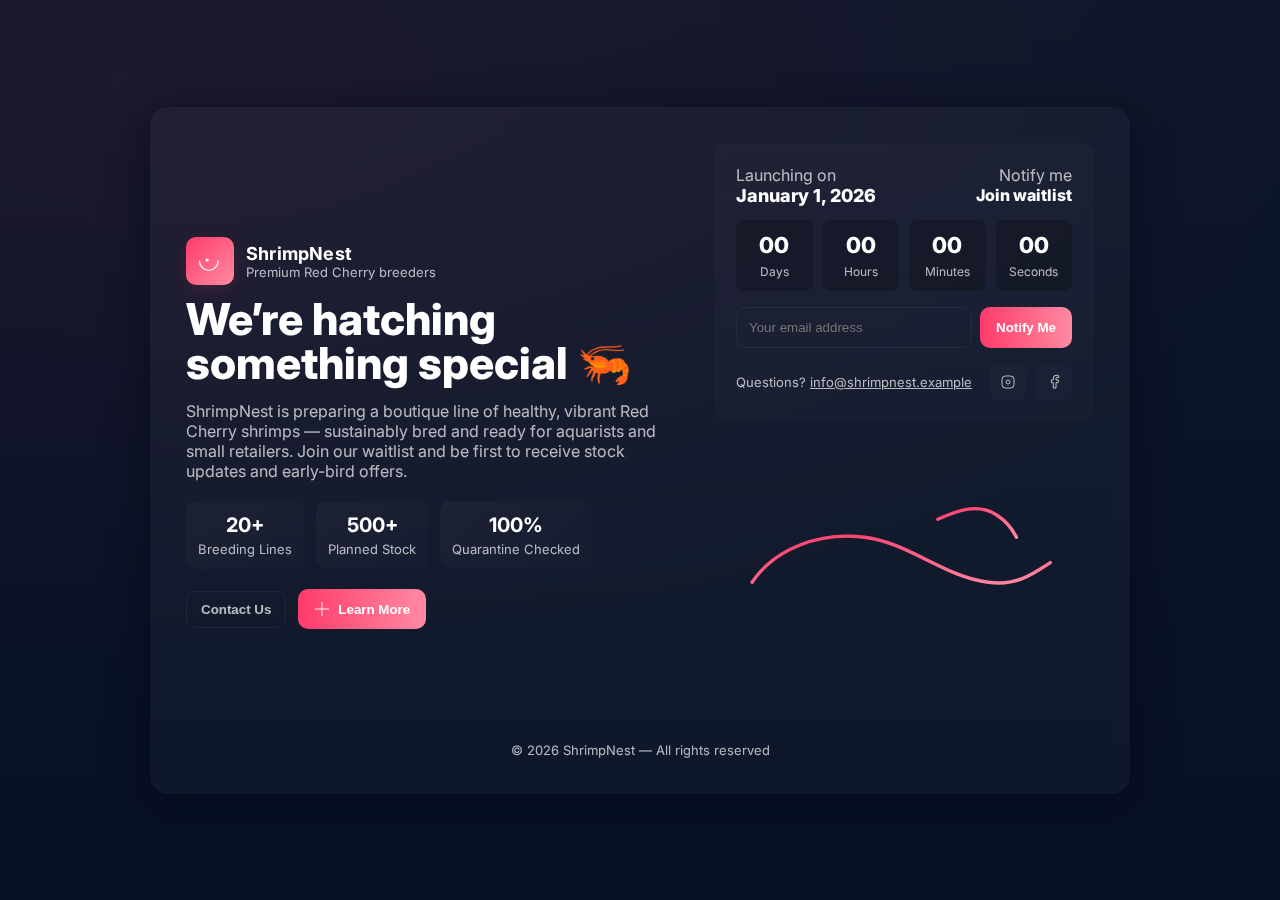
<file: launch.html>
<!doctype html>
<html lang="en">
<head>
  <meta charset="utf-8" />
  <meta name="viewport" content="width=device-width,initial-scale=1" />
  <title>ShrimpNest — Coming Soon</title>
  <meta name="description" content="ShrimpNest — premium Red Cherry shrimp breeders. Launching soon. Join our waitlist!" />
  <link rel="icon" href="data:;base64,iVBORw0KGgo=" />
  <link href="https://fonts.googleapis.com/css2?family=Inter:wght@300;400;600;800&display=swap" rel="stylesheet">
  <style>
    :root{
      --bg1:#0f172a; /* dark navy */
      --bg2:#071024; /* darker */
      --accent:#ff3b6b; /* coral/ruby */
      --accent-2:#ff8aa1;
      --muted:rgba(255,255,255,0.7);
      --card: rgba(255,255,255,0.03);
      --glass: linear-gradient(135deg, rgba(255,255,255,0.03), rgba(255,255,255,0.01));
    }
    *{box-sizing:border-box}
    html,body{height:100%}
    body{
      margin:0;font-family:Inter,system-ui,Segoe UI,Roboto,"Helvetica Neue",Arial; 
      background: radial-gradient(1200px 600px at 10% 10%, rgba(255,59,107,0.06), transparent),
                  linear-gradient(180deg,var(--bg1),var(--bg2));
      color: #fff; -webkit-font-smoothing:antialiased; -moz-osx-font-smoothing:grayscale;
      display:flex;align-items:center;justify-content:center;padding:40px;
    }
    .wrap{width:100%;max-width:980px;background:var(--card);border-radius:18px;padding:36px;box-shadow:0 10px 40px rgba(2,6,23,0.6);backdrop-filter: blur(6px);}
    .grid{display:grid;grid-template-columns:1fr 380px;gap:28px;align-items:center}
    @media (max-width:880px){.grid{grid-template-columns:1fr;}.right{order:2}}

    .logo{display:flex;gap:12px;align-items:center}
    .logo .mark{width:48px;height:48px;border-radius:10px;background:linear-gradient(135deg,var(--accent),var(--accent-2));display:flex;align-items:center;justify-content:center;box-shadow:0 6px 20px rgba(255,59,107,0.15)}
    .logo h1{font-size:18px;margin:0;letter-spacing:0.2px}
    .hero-title{font-weight:800;font-size:44px;line-height:1; margin:12px 0 6px}
    @media (max-width:460px){.hero-title{font-size:32px}}
    .lead{color:var(--muted);margin-bottom:20px}

    .stats{display:flex;gap:12px;margin-top:18px}
    .stat{background:var(--glass);padding:12px;border-radius:10px;text-align:center;min-width:84px}
    .stat b{display:block;font-size:20px}
    .stat p{margin:4px 0 0;color:var(--muted);font-size:13px}

    /* right column */
    .card{background:linear-gradient(180deg, rgba(255,255,255,0.02), rgba(255,255,255,0.01));padding:22px;border-radius:12px}
    .countdown{display:flex;gap:10px;justify-content:space-between}
    .countdown .box{flex:1;padding:12px;border-radius:8px;background:rgba(0,0,0,0.2);text-align:center}
    .box .num{font-weight:800;font-size:22px}
    .box .lbl{font-size:12px;color:var(--muted);margin-top:6px}

    form{margin-top:16px;display:flex;gap:8px}
    input[type=email]{flex:1;padding:12px;border-radius:10px;border:1px solid rgba(255,255,255,0.06);background:transparent;color:inherit}
    button{padding:12px 16px;border-radius:10px;border:0;background:linear-gradient(90deg,var(--accent),var(--accent-2));color:#fff;font-weight:700;cursor:pointer}
    .success{margin-top:12px;color:#b7ffda;background:rgba(0,0,0,0.15);padding:10px;border-radius:8px;font-weight:600}
    .foot{display:flex;justify-content:space-between;align-items:center;margin-top:16px;gap:12px}
    .social{display:flex;gap:10px}
    .social a{display:inline-flex;align-items:center;justify-content:center;width:36px;height:36px;border-radius:8px;background:rgba(255,255,255,0.02)}
    .small{font-size:13px;color:var(--muted)}

    /* shrimp illustration */
    .art{display:flex;align-items:center;justify-content:center}
    .art svg{width:100%;max-width:360px}

    /* utility */
    .muted{color:var(--muted)}
  </style>
</head>
<body>
  <div class="wrap">
    <div class="grid">
      <div>
        <div class="logo">
          <div class="mark" aria-hidden>
            <!-- simple shrimp icon -->
            <svg width="28" height="28" viewBox="0 0 24 24" fill="none" xmlns="http://www.w3.org/2000/svg">
              <path d="M3 12c0 4.418 3.582 8 8 8s8-3.582 8-8" stroke="#fff" stroke-opacity="0.9" stroke-width="1.2" stroke-linecap="round" stroke-linejoin="round"/>
              <circle cx="9.5" cy="11.2" r="1.4" fill="#fff" opacity="0.95"/>
            </svg>
          </div>
          <div>
            <h1>ShrimpNest</h1>
            <div class="small">Premium Red Cherry breeders</div>
          </div>
        </div>

        <h2 class="hero-title">We’re hatching something special 🦐</h2>
        <p class="lead">ShrimpNest is preparing a boutique line of healthy, vibrant Red Cherry shrimps — sustainably bred and ready for aquarists and small retailers. Join our waitlist and be first to receive stock updates and early-bird offers.</p>

        <div class="stats" aria-hidden>
          <div class="stat"><b>20+</b><p>Breeding Lines</p></div>
          <div class="stat"><b>500+</b><p>Planned Stock</p></div>
          <div class="stat"><b>100%</b><p>Quarantine Checked</p></div>
        </div>

        <div style="margin-top:20px;display:flex;gap:12px;align-items:center;flex-wrap:wrap">
          <a href="#contact" style="text-decoration:none"><button style="background:transparent;border:1px solid rgba(255,255,255,0.06);color:var(--muted);padding:10px 14px;border-radius:10px">Contact Us</button></a>
          <a href="#" style="text-decoration:none"><button style="display:inline-flex;align-items:center;gap:8px"><svg width="16" height="16" viewBox="0 0 24 24" fill="none" xmlns="http://www.w3.org/2000/svg"><path d="M12 2v20M2 12h20" stroke="#fff" stroke-width="1.4" stroke-linecap="round" stroke-linejoin="round"/></svg> Learn More</button></a>
        </div>
      </div>

      <div class="right">
        <div class="card">
          <div style="display:flex;justify-content:space-between;align-items:center">
            <div>
              <div class="muted">Launching on</div>
              <div style="font-weight:800;font-size:18px">January 1, 2026</div>
            </div>
            <div style="text-align:right">
              <div class="muted">Notify me</div>
              <div style="font-weight:800">Join waitlist</div>
            </div>
          </div>

          <div style="margin-top:14px" class="countdown" aria-live="polite">
            <div class="box"><div class="num" id="days">--</div><div class="lbl">Days</div></div>
            <div class="box"><div class="num" id="hours">--</div><div class="lbl">Hours</div></div>
            <div class="box"><div class="num" id="minutes">--</div><div class="lbl">Minutes</div></div>
            <div class="box"><div class="num" id="seconds">--</div><div class="lbl">Seconds</div></div>
          </div>

          <form id="waitlist" onsubmit="return handleSubmit(event)">
            <input type="email" id="email" placeholder="Your email address" required aria-label="Email address" />
            <button type="submit">Notify Me</button>
          </form>
          <div id="msg" style="display:none" class="success">Thanks — you're on the list! We'll email you updates.</div>

          <div class="foot">
            <div class="small">Questions? <a id="contact" href="mailto:info@shrimpnest.example" style="color:inherit;text-decoration:underline">info@shrimpnest.example</a></div>
            <div class="social">
              <a href="#" title="Instagram" aria-label="Instagram"><svg width="16" height="16" viewBox="0 0 24 24" fill="none"><rect x="3" y="3" width="18" height="18" rx="5" stroke="#fff" stroke-opacity="0.9" stroke-width="1.2"/><circle cx="12" cy="12" r="3" stroke="#fff" stroke-opacity="0.9" stroke-width="1.2"/><circle cx="17.5" cy="6.5" r="0.6" fill="#fff" opacity="0.95"/></svg></a>
              <a href="#" title="Facebook" aria-label="Facebook"><svg width="16" height="16" viewBox="0 0 24 24" fill="none"><path d="M18 2h-3a4 4 0 0 0-4 4v3H8v4h3v8h4v-8h3l1-4h-4V6a1 1 0 0 1 1-1h3z" stroke="#fff" stroke-opacity="0.9" stroke-width="1.2" stroke-linecap="round" stroke-linejoin="round"/></svg></a>
            </div>
          </div>
        </div>

        <div style="margin-top:14px;text-align:center" class="art">
          <!-- decorative shrimp vector -->
          <svg viewBox="0 0 640 512" xmlns="http://www.w3.org/2000/svg" aria-hidden>
            <g fill="none" stroke="url(#g)" stroke-width="6">
              <defs>
                <linearGradient id="g" x1="0" y1="0" x2="1" y2="1">
                  <stop offset="0%" stop-color="#ff3b6b"/>
                  <stop offset="100%" stop-color="#ff8aa1"/>
                </linearGradient>
              </defs>
              <path d="M50 260c40-60 120-90 200-80 80 10 140 70 220 80 50 7 80-15 110-35" stroke-linecap="round"/>
              <path d="M520 180c-8-16-20-30-36-40-34-22-72-6-104 8" stroke-linecap="round"/>
            </g>
          </svg>
        </div>
      </div>
    </div>

    <div style="margin-top:18px;text-align:center;color:var(--muted);font-size:13px">© <span id="year"></span> ShrimpNest — All rights reserved</div>
  </div>

  <script>
    // -- CONFIG: change this launch date to your real launch --
    const launchDate = new Date('2026-01-01T00:00:00');

    function updateCountdown(){
      const now = new Date();
      let diff = Math.max(0, launchDate - now);
      const days = Math.floor(diff / (1000*60*60*24));
      diff -= days*(1000*60*60*24);
      const hours = Math.floor(diff/(1000*60*60));
      diff -= hours*(1000*60*60);
      const minutes = Math.floor(diff/(1000*60));
      diff -= minutes*(1000*60);
      const seconds = Math.floor(diff/1000);
      document.getElementById('days').textContent = String(days).padStart(2,'0');
      document.getElementById('hours').textContent = String(hours).padStart(2,'0');
      document.getElementById('minutes').textContent = String(minutes).padStart(2,'0');
      document.getElementById('seconds').textContent = String(seconds).padStart(2,'0');
    }
    updateCountdown();
    setInterval(updateCountdown,1000);
    document.getElementById('year').textContent = new Date().getFullYear();

    // simple waitlist (localStorage). Replace with API call when ready.
    function handleSubmit(e){
      e.preventDefault();
      const email = document.getElementById('email').value.trim();
      if(!email) return;
      // basic email validation
      const valid = /\S+@\S+\.\S+/.test(email);
      if(!valid){ alert('Please enter a valid email'); return; }
      // store locally (demo). You can replace with fetch() to your server.
      const list = JSON.parse(localStorage.getItem('shrimp_waitlist')||'[]');
      if(!list.includes(email)){
        list.push(email);
        localStorage.setItem('shrimp_waitlist', JSON.stringify(list));
      }
      document.getElementById('msg').style.display = 'block';
      document.getElementById('waitlist').reset();
      return false;
    }
  </script>
</body>
</html>
</file>
